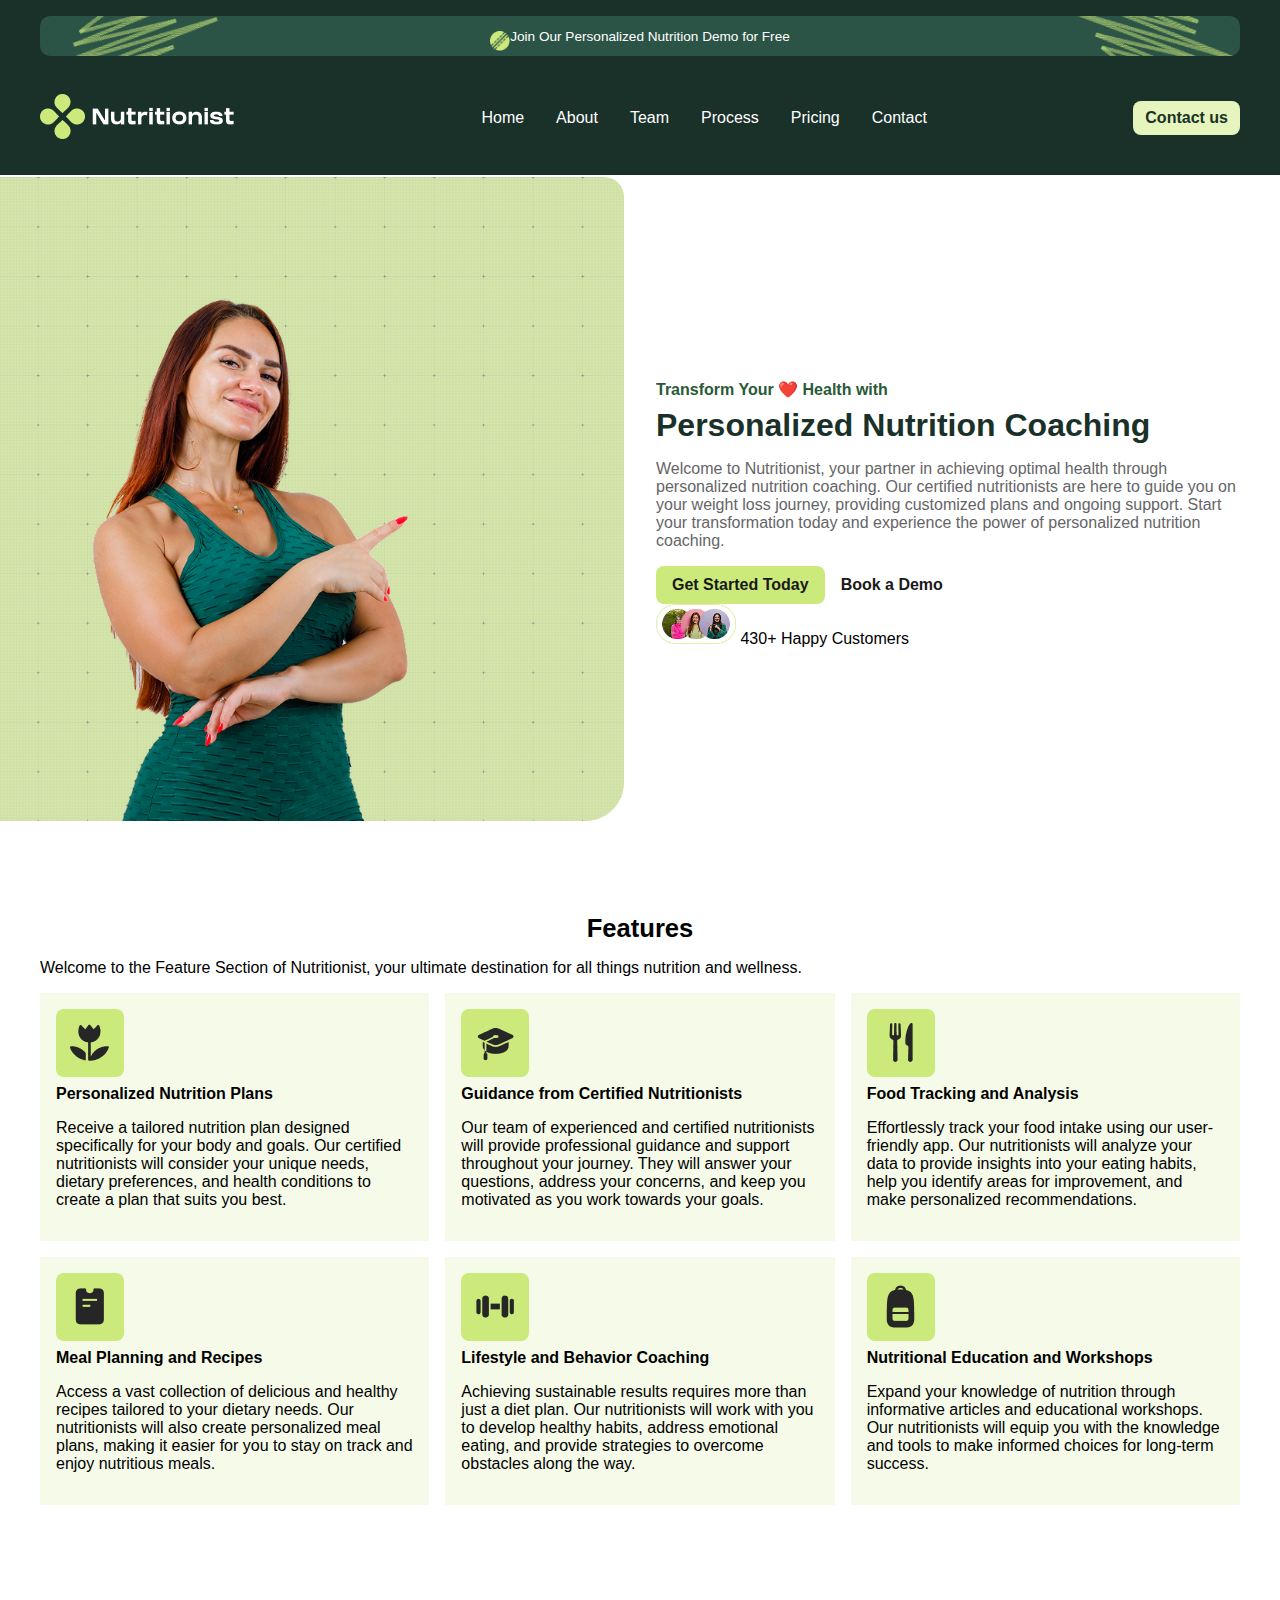
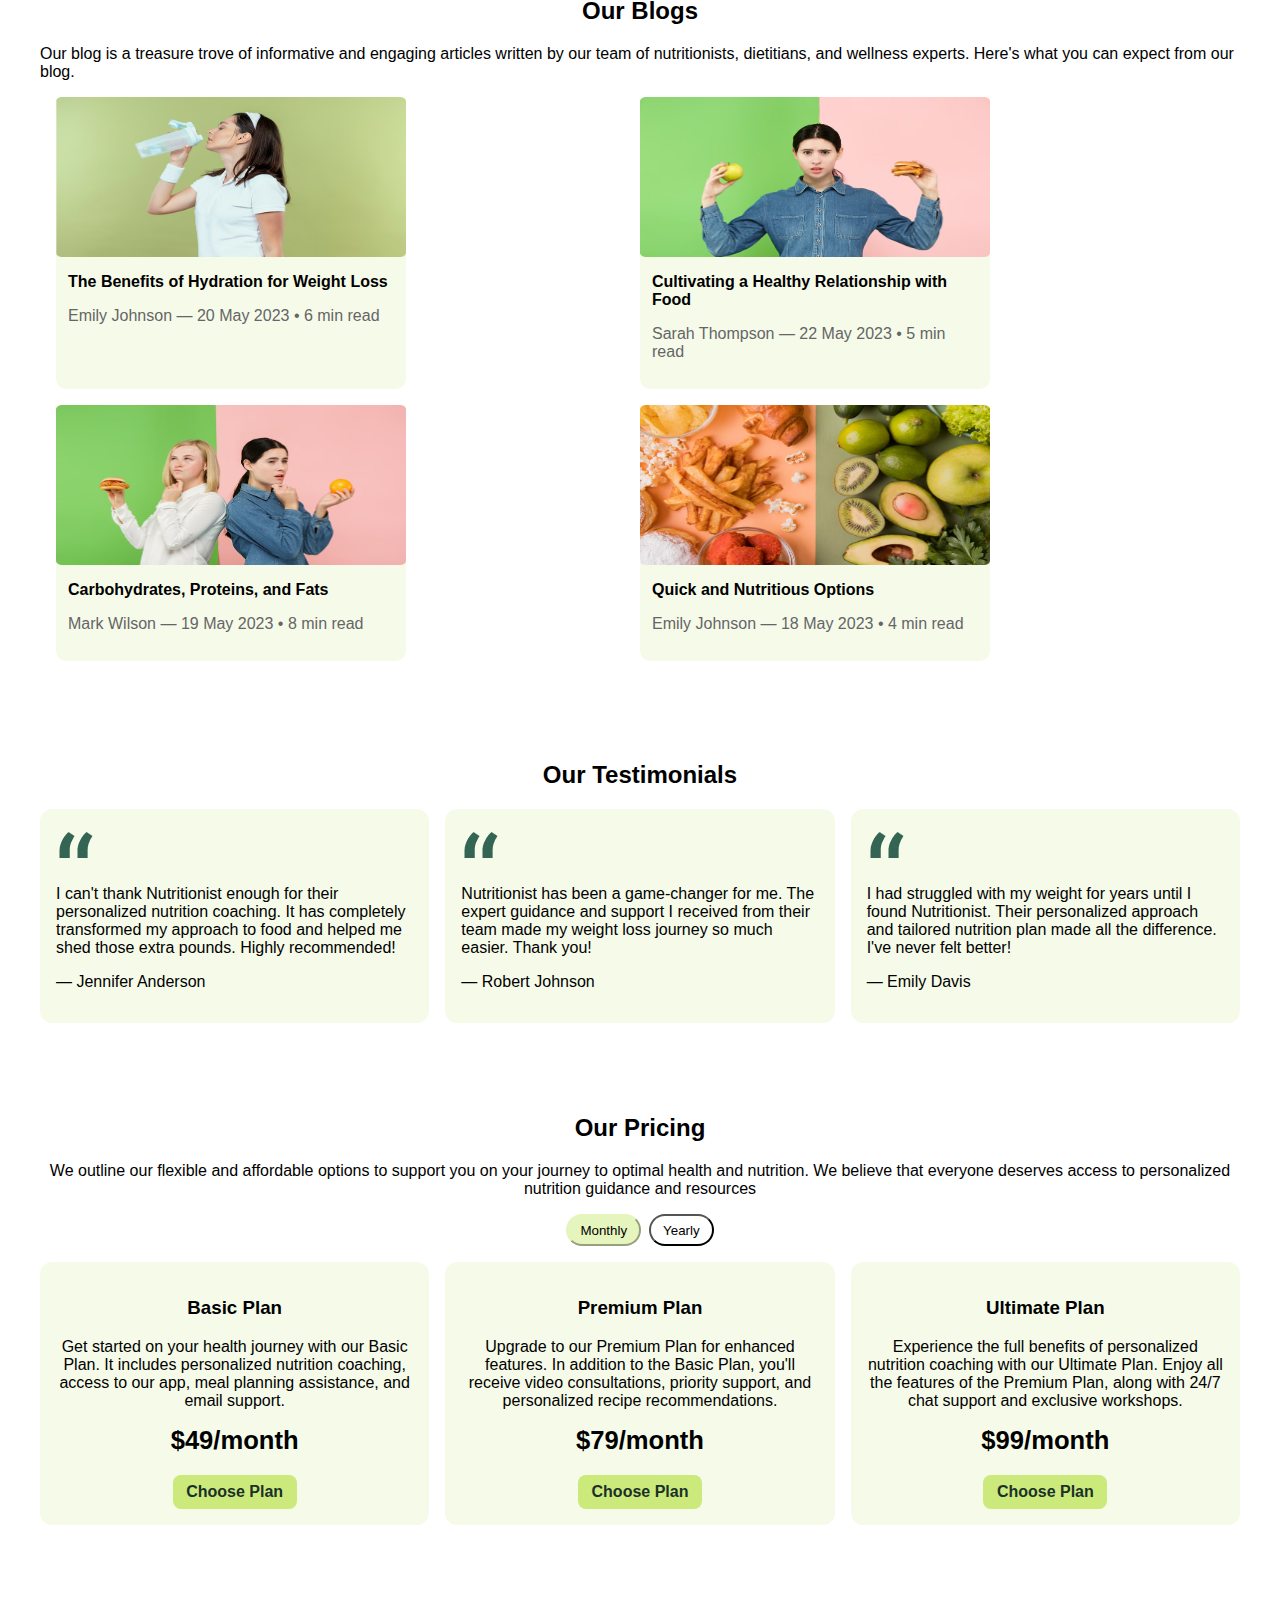
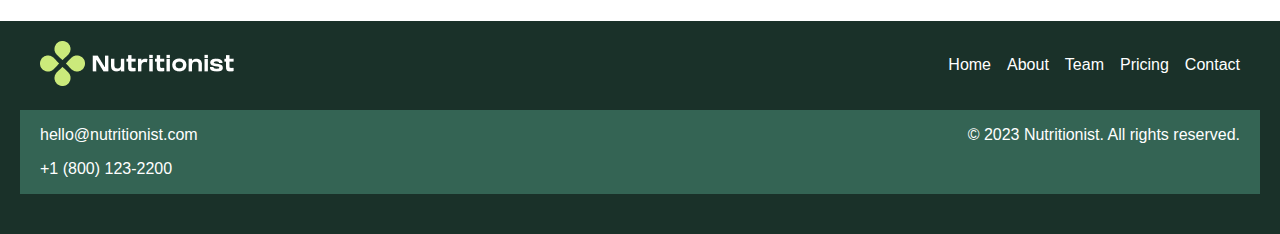
<file: index.html>
<!DOCTYPE html>
<html lang="en">

<head>
    <meta charset="UTF-8">
    <meta name="viewport" content="width=device-width, initial-scale=1.0">
    <title>Nutritionist</title>
    <link rel="stylesheet" href="css/style.css">
</head>

<body>

    <!-- Skip link for accessibility -->
    <a class="skip-link" href="#main">Skip to main content</a>


    <header class="site-header" role="banner">
        <div class="topbar">
            <div class="container topbar-inside">
                <div class="promotion">
                    <img src="homeimages/path.png" alt="image">
                    <div class="textandlogo">
                        <img class="ball" src="homeimages/Vector.png" alt="ball">
                        <p>Join Our Personalized Nutrition Demo for Free</p>
                    </div>
                    <img src="homeimages/path(2).png" alt="img">
                </div>
            </div>
        </div>

        <div class="container header-inside">

            <div class="logo" aria-hidden="true">
                <img src="homeimages/Logo.png" alt="logo">
            </div>


            <nav class="main-nav" role="navigation" aria-label="Main Navigation">
                <ul class="nav-links">
                    <li><a href="index.html">Home</a></li>
                    <li>About</li>
                    <li><a href="team.html">Team</a></li>
                    <li>Process</li>
                    <li>Pricing</li>
                    <li><a href="contact.html">Contact</a></li>
                </ul>
            </nav>

            <div class="cta">
                <a class="btn btn-cta" href="">Contact us</a>
            </div>
        </div>
    </header>


    <main id="main" role="main">


        <section class="hero">
            <div class="container hero-inner">
                <div class="hero-media">

                    <picture>
                        <source media="(max-width: 600px)" srcset="homeimages/Image(2).png">
                        <img src="homeimages/Image(2).png" alt="Smiling nutrition coach holding a clipboard" />
                    </picture>
                </div>

                <div class="hero-content">
                    <p class="eyebrow">Transform Your ❤️ Health with</p>
                    <h1>Personalized Nutrition Coaching</h1>
                    <p class="lead">
                        Welcome to Nutritionist, your partner in achieving optimal health through personalized nutrition
                        coaching. Our certified nutritionists are here to guide you on your weight loss journey,
                        providing customized plans and ongoing support. Start your transformation today and experience
                        the power of personalized nutrition coaching.
                    </p>

                    <div class="hero-actions">
                        <a class="btn btn-primary" href="#">Get Started Today</a>
                        <a class="btn btn-outline" href="#">Book a Demo</a>
                    </div>

                    <div>
                        <img src="homeimages/Container.png" alt="Happy customer avatar" width="80" height="40">
                        <span>430+ Happy Customers</span>
                    </div>
                </div>
            </div>
        </section>


        <section class="features">
            <div class="container">
                <h2>Features</h2>
                <p>Welcome to the Feature Section of Nutritionist, your ultimate destination for all things nutrition
                    and wellness.</p>

                <div class="features-grid">

                    <div class="feature-card">
                        <div class="icon" aria-hidden="true">
                            <img src="homeimages/IconContainer.png" alt="icon">
                        </div>
                        <h3>Personalized Nutrition Plans</h3>
                        <p>Receive a tailored nutrition plan designed specifically for your body and goals. Our
                            certified nutritionists will consider your unique needs, dietary preferences, and health
                            conditions to create a plan that suits you best.</p>
                    </div>

                    <div class="feature-card">
                        <div class="icon" aria-hidden="true">
                            <img src="homeimages/IconContainer(1).png" alt="icon">
                        </div>
                        <h3>Guidance from Certified Nutritionists</h3>
                        <p>Our team of experienced and certified nutritionists will provide professional guidance and
                            support throughout your journey. They will answer your questions, address your concerns, and
                            keep you motivated as you work towards your goals.</p>
                    </div>

                    <div class="feature-card">
                        <div class="icon" aria-hidden="true">
                            <img src="homeimages/IconContainer(2).png" alt="icon">
                        </div>
                        <h3>Food Tracking and Analysis</h3>
                        <p>Effortlessly track your food intake using our user-friendly app. Our nutritionists will
                            analyze your data to provide insights into your eating habits, help you identify areas for
                            improvement, and make personalized recommendations.</p>
                    </div>

                    <div class="feature-card">
                        <div class="icon" aria-hidden="true">
                            <img src="homeimages/IconContainer(3).png" alt="icon">
                        </div>
                        <h3>Meal Planning and Recipes</h3>
                        <p>Access a vast collection of delicious and healthy recipes tailored to your dietary needs. Our
                            nutritionists will also create personalized meal plans, making it easier for you to stay on
                            track and enjoy nutritious meals.</p>
                    </div>

                    <div class="feature-card">
                        <div class="icon" aria-hidden="true">
                            <img src="homeimages/IconContainer(7).png" alt="icon">
                        </div>
                        <h3>Lifestyle and Behavior Coaching</h3>
                        <p>Achieving sustainable results requires more than just a diet plan. Our nutritionists will
                            work with you to develop healthy habits, address emotional eating, and provide strategies to
                            overcome obstacles along the way.</p>
                    </div>

                    <div class="feature-card">
                        <div class="icon" aria-hidden="true">
                            <img src="homeimages/IconContainer(9).png" alt="icon">
                        </div>
                        <h3>Nutritional Education and Workshops</h3>
                        <p>Expand your knowledge of nutrition through informative articles and educational workshops.
                            Our nutritionists will equip you with the knowledge and tools to make informed choices for
                            long-term success.</p>
                    </div>
                </div>
            </div>
        </section>

        <section class="blogs">
            <div class="container">
                <h2 class="blogs-heading">Our Blogs</h2>
                <p>Our blog is a treasure trove of informative and engaging articles written by our team of
                    nutritionists, dietitians, and wellness experts. Here's what you can expect from our blog.</p>

                <div class="blog-grid">

                    <div class="blog-card">

                        <picture>
                            <source media="(max-width:600px)" srcset="homeimages/Image(1).png">
                            <img src="homeimages/Image(1).png" alt="Woman drinking water to stay hydrated">
                        </picture>

                        <div class="blog-meta">
                            <h3>The Benefits of Hydration for Weight Loss</h3>
                            <p class="byline">Emily Johnson — 20 May 2023 • 6 min read</p>
                        </div>
                    </div>

                    <div class="blog-card">

                        <picture>
                            <source media="(max-width:600px)" srcset="homeimages/Image(3).png">
                            <img src="homeimages/Image(3).png" alt="Person holding fruit in both hands">
                        </picture>

                        <div class="blog-meta">
                            <h3>Cultivating a Healthy Relationship with Food</h3>
                            <p class="byline">Sarah Thompson — 22 May 2023 • 5 min read</p>
                        </div>
                    </div>

                    <div class="blog-card">

                        <picture>
                            <source media="(max-width:600px)" srcset="homeimages/Image(4).png">
                            <img src="homeimages/Image(4).png" alt="Two women holding oranges">
                        </picture>

                        <div class="blog-meta">
                            <h3>Carbohydrates, Proteins, and Fats</h3>
                            <p class="byline">Mark Wilson — 19 May 2023 • 8 min read</p>
                        </div>
                    </div>

                    <div class="blog-card">

                        <picture>
                            <source media="(max-width:600px)" srcset="homeimages/Image(5).png">
                            <img src="homeimages/Image(5).png" alt="Healthy snacks like fruits and nuts">
                        </picture>

                        <div class="blog-meta">
                            <h3>Quick and Nutritious Options</h3>
                            <p class="byline">Emily Johnson — 18 May 2023 • 4 min read</p>
                        </div>
                    </div>
                </div>
            </div>
        </section>

        <section class="testimonials">
            <div class="container">
                <h2 class="testimonials-heading">Our Testimonials</h2>
                <div class="testimonials-grid">
                    <div class="testimonial">
                        <img src="homeimages/Icon.png" alt="icon">
                        <p>I can't thank Nutritionist enough for their personalized nutrition coaching. It has
                            completely transformed my approach to food and helped me shed those extra pounds. Highly
                            recommended!</p>
                        <p>— Jennifer Anderson</p>
                    </div>

                    <div class="testimonial">
                        <img src="homeimages/Icon.png" alt="icon">
                        <p>Nutritionist has been a game-changer for me. The expert guidance and support I received from
                            their team made my weight loss journey so much easier. Thank you!</p>
                        <p>— Robert Johnson</p>
                    </div>

                    <div class="testimonial">
                        <img src="homeimages/Icon.png" alt="icon">
                        <p>I had struggled with my weight for years until I found Nutritionist. Their personalized
                            approach and tailored nutrition plan made all the difference. I've never felt better!</p>
                        <p>— Emily Davis</p>
                    </div>
                </div>
            </div>
        </section>

        <section class="pricing">
            <div class="container">
                <h2 class="pricing-heading">Our Pricing</h2>
                <p>We outline our flexible and affordable options to support you on your journey to optimal health and
                    nutrition. We believe that everyone deserves access to personalized nutrition guidance and resources
                </p>

                <div class="pricing-toggle">
                    <button class="toggle active" aria-pressed="true">Monthly</button>
                    <button class="toggle" aria-pressed="false">Yearly</button>
                </div>

                <div class="pricing-grid">
                    <div class="plan">
                        <h3>Basic Plan</h3>

                        <p>Get started on your health journey with our Basic Plan. It includes personalized nutrition
                            coaching, access to our app, meal planning assistance, and email support.</p>
                        <p class="price">$49/month</p>
                        <a class="btn btn-choose" href="#">Choose Plan</a>
                    </div>

                    <div class="plan featured">
                        <h3>Premium Plan</h3>

                        <p>Upgrade to our Premium Plan for enhanced features. In addition to the Basic Plan, you'll
                            receive video consultations, priority support, and personalized recipe recommendations.</p>
                        <p class="price">$79/month</p>
                        <a class="btn btn-choose" href="#">Choose Plan</a>
                    </div>

                    <div class="plan">
                        <h3>Ultimate Plan</h3>

                        <p>Experience the full benefits of personalized nutrition coaching with our Ultimate Plan. Enjoy
                            all the features of the Premium Plan, along with 24/7 chat support and exclusive workshops.
                        </p>
                        <p class="price">$99/month</p>
                        <a class="btn btn-choose" href="#">Choose Plan</a>
                    </div>
                </div>
            </div>
        </section>

    </main>

    <footer class="site-footer" role="contentinfo">
        <div class="container footer-inner">
            <div class="footer-brand">
                <div class="logo" aria-hidden="true">
                    <img src="homeimages/Logo.png" alt="logo">
                </div>
            </div>

            <nav class="footer-nav" aria-label="Footer Navigation">
                <ul>
                    <li><a href="index.html">Home</a></li>
                    <li>About</li>
                    <li><a href="team.html">Team</a></li>
                    <li>Pricing</li>
                    <li><a href="contact.html">Contact</a></li>
                </ul>
            </nav>
        </div>

        <div class="footer-bottom">
            <div class="container">
                <div class="bottom-left">
                    <p>hello@nutritionist.com</p>
                    <p>+1 (800) 123-2200</p>
                </div>
                <p>© 2023 Nutritionist. All rights reserved.</p>
            </div>
        </div>
    </footer>

</body>

</html>
</file>
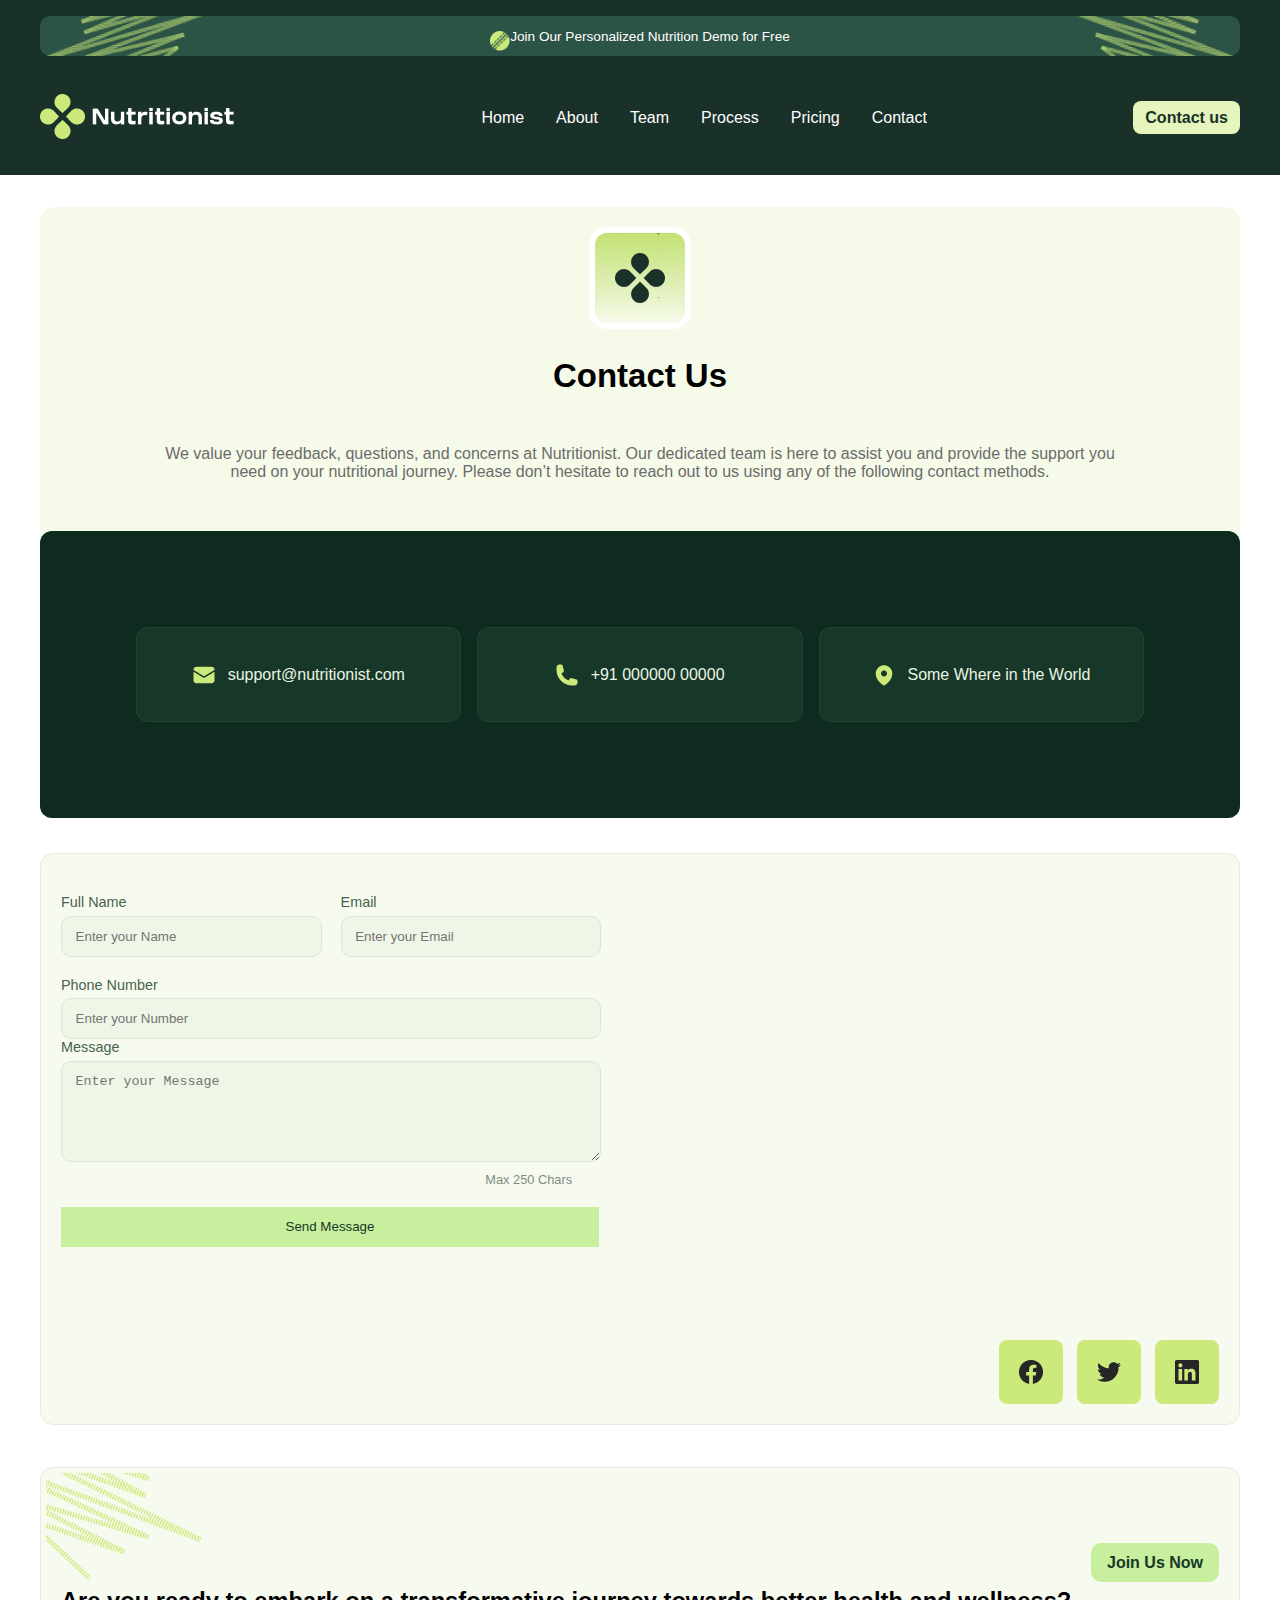
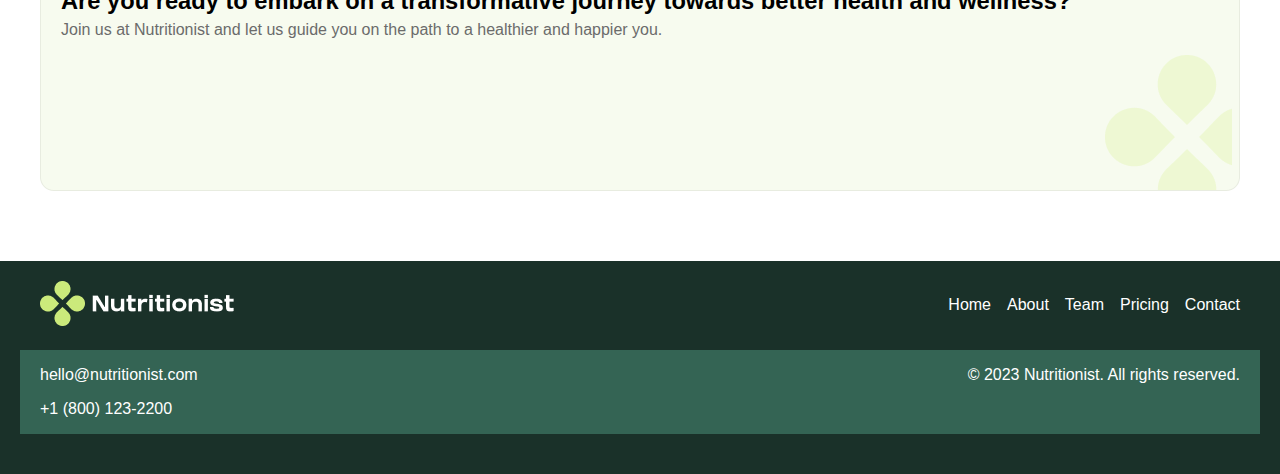
<file: contact.html>
<!DOCTYPE html>
<html lang="en">

<head>
    <meta charset="UTF-8">
    <meta name="viewport" content="width=device-width, initial-scale=1.0">
    <title>Contact</title>
    <link rel="stylesheet" href="css/contact.css">
</head>


<!-- Skip link is given below-->
<a class="skip-link" href="#main">Skip to main content</a>

<header class="site-header" role="banner">
    <div class="topbar">
        <div class="container topbar-inside">
            <div class="promotion">
                <img src="contactimages/path(5).png" alt="image">
                <div class="textandlogo">
                    <img class="ball" src="contactimages/Vector.png" alt="ball">
                    <p>Join Our Personalized Nutrition Demo for Free</p>
                </div>
                <img src="contactimages/path(6).png" alt="img">
            </div>
        </div>
    </div>

    <div class="container header-inside">

        <div class="logo" aria-hidden="true">
            <img src="contactimages/Logo.png" alt="logo">
        </div>


        <nav class="main-nav" role="navigation" aria-label="Main Navigation">
            <ul class="nav-links">
                <li><a href="index.html">Home</a></li>
                <li>About</li>
                <li><a href="team.html">Team</a></li>
                <li>Process</li>
                <li>Pricing</li>
                <li><a href="contact.html">Contact</a></li>
            </ul>
        </nav>

        <div class="cta">
            <a class="btn btn-cta" href="">Contact us</a>
        </div>
    </div>
</header>

<main id="main" role="main">

    <section class="contact" aria-labelledby="contact-title">
        <div class="container">
            <div class="introduction">
                <img src="contactimages/IconContainer(10).png" alt="hero image">
                <h1 id="contact-title">Contact Us</h1>
                <p class="intro-para">
                    We value your feedback, questions, and concerns at Nutritionist. Our dedicated team is here to
                    assist you
                    and provide the support you need on your nutritional journey. Please don’t hesitate to reach out to
                    us
                    using any of the following contact methods.
                </p>


                <div class="contact-method" role="list">
                    <div class="contact-item" role="listitem">
                        <img src="contactimages/Icon(1).png" alt="mail icon">
                        <p>support@nutritionist.com</p>
                    </div>
                    <div class="contact-item" role="listitem">
                        <img src="contactimages/Icon(2).png" alt="phone icon">
                        <p>+91 000000 00000</p>
                    </div>
                    <div class="contact-item" role="listitem">
                        <img src="contactimages/Icon(3).png" alt="location icon">
                        <p>Some Where in the World</p>
                    </div>
                </div>
            </div>
        </div>
    </section>
    <!-- below is the contact form html -->
    <section class="form-section">
        <div class="container">
            <div class="fs">
                <div class="form-area">
                    <form action="#" method="post" class="contact-form">
                        <div class="grid-2">
                            <label class="field">
                                <span class="label">Full Name</span>
                                <input type="text" name="name" placeholder="Enter your Name">
                            </label>
                            <label class="field">
                                <span class="label">Email</span>
                                <input type="email" name="email" placeholder="Enter your Email">
                            </label>
                        </div>
                        <div class="grid-3">
                            <label class="field">
                                <span class="label">Phone Number</span>
                                <input type="tel" name="phone" placeholder="Enter your Number">
                            </label>

                            <label class="field">
                                <span class="label">Message</span>
                                <textarea name="message" rows="5" maxlength="250"
                                    placeholder="Enter your Message"></textarea>
                                <span class="hint">Max 250 Chars</span>
                            </label>
                        </div>

                        <button type="submit" class="btn btn-primary">Send Message</button>
                    </form>
                </div>

                <div class="map" aria-label="Map">
                    <!-- map imported iframe from google maps -->
                    <iframe
                        src="https://www.google.com/maps/embed?pb=!1m18!1m12!1m3!1d2555.6839234198274!2d-75.75790842404932!3d45.34981427107225!2m3!1f0!2f0!3f0!3m2!1i1024!2i768!4f13.1!3m3!1m2!1s0x4cce0718cc4a6ad7%3A0xc6cc467725843e2b!2sAlgonquin%20College%20-%20Ottawa%20Campus!5e1!3m2!1sen!2sca!4v1762452085325!5m2!1sen!2sca"
                        width="600" height="450" style="border:0;" allowfullscreen="" loading="lazy"
                        referrerpolicy="no-referrer-when-downgrade"></iframe>

                    <!-- social media links -->
                    <div class="socials" aria-label="Social links">
                        <img src="contactimages/ButtonsContainer.png" alt="social media links">
                    </div>
                </div>
            </div>
        </div>
    </section>

    <section class="cta-band" aria-labelledby="cta-title">
        <div class="container">
            <div class="cta-card">
                <div class="cta-text">
                    <img src="contactimages/AbstractDesign(1).png" alt="abstract">
                    <h2 id="cta-title">Are you ready to embark on a transformative journey towards better health and
                        wellness?</h2>
                    <p>Join us at Nutritionist and let us guide you on the path to a healthier and happier you.</p>
                </div>
                <div class="cta-action">
                    <a class="btn btn-cta2" href="#">Join Us Now</a>
                </div>
                <img class="petals" src="contactimages/Petals(1).png" alt="petals image">
            </div>
        </div>
    </section>
</main>

<footer class="site-footer" role="contentinfo">
    <div class="container footer-inner">
        <div class="footer-brand">
            <div class="logo" aria-hidden="true">
                <img src="contactimages/Logo.png" alt="logo">
            </div>
        </div>

        <nav class="footer-nav" aria-label="Footer Navigation">
            <ul>
                <li><a href="index.html">Home</a></li>
                <li>About</li>
                <li><a href="team.html">Team</a></li>
                <li>Pricing</li>
                <li><a href="contact.html">Contact</a></li>
            </ul>
        </nav>
    </div>

    <div class="footer-bottom">
        <div class="container">
            <div class="bottom-left">
                <p>hello@nutritionist.com</p>
                <p>+1 (800) 123-2200</p>
            </div>
            <p>© 2023 Nutritionist. All rights reserved.</p>
        </div>
    </div>
</footer>
</body>

</html>
</file>
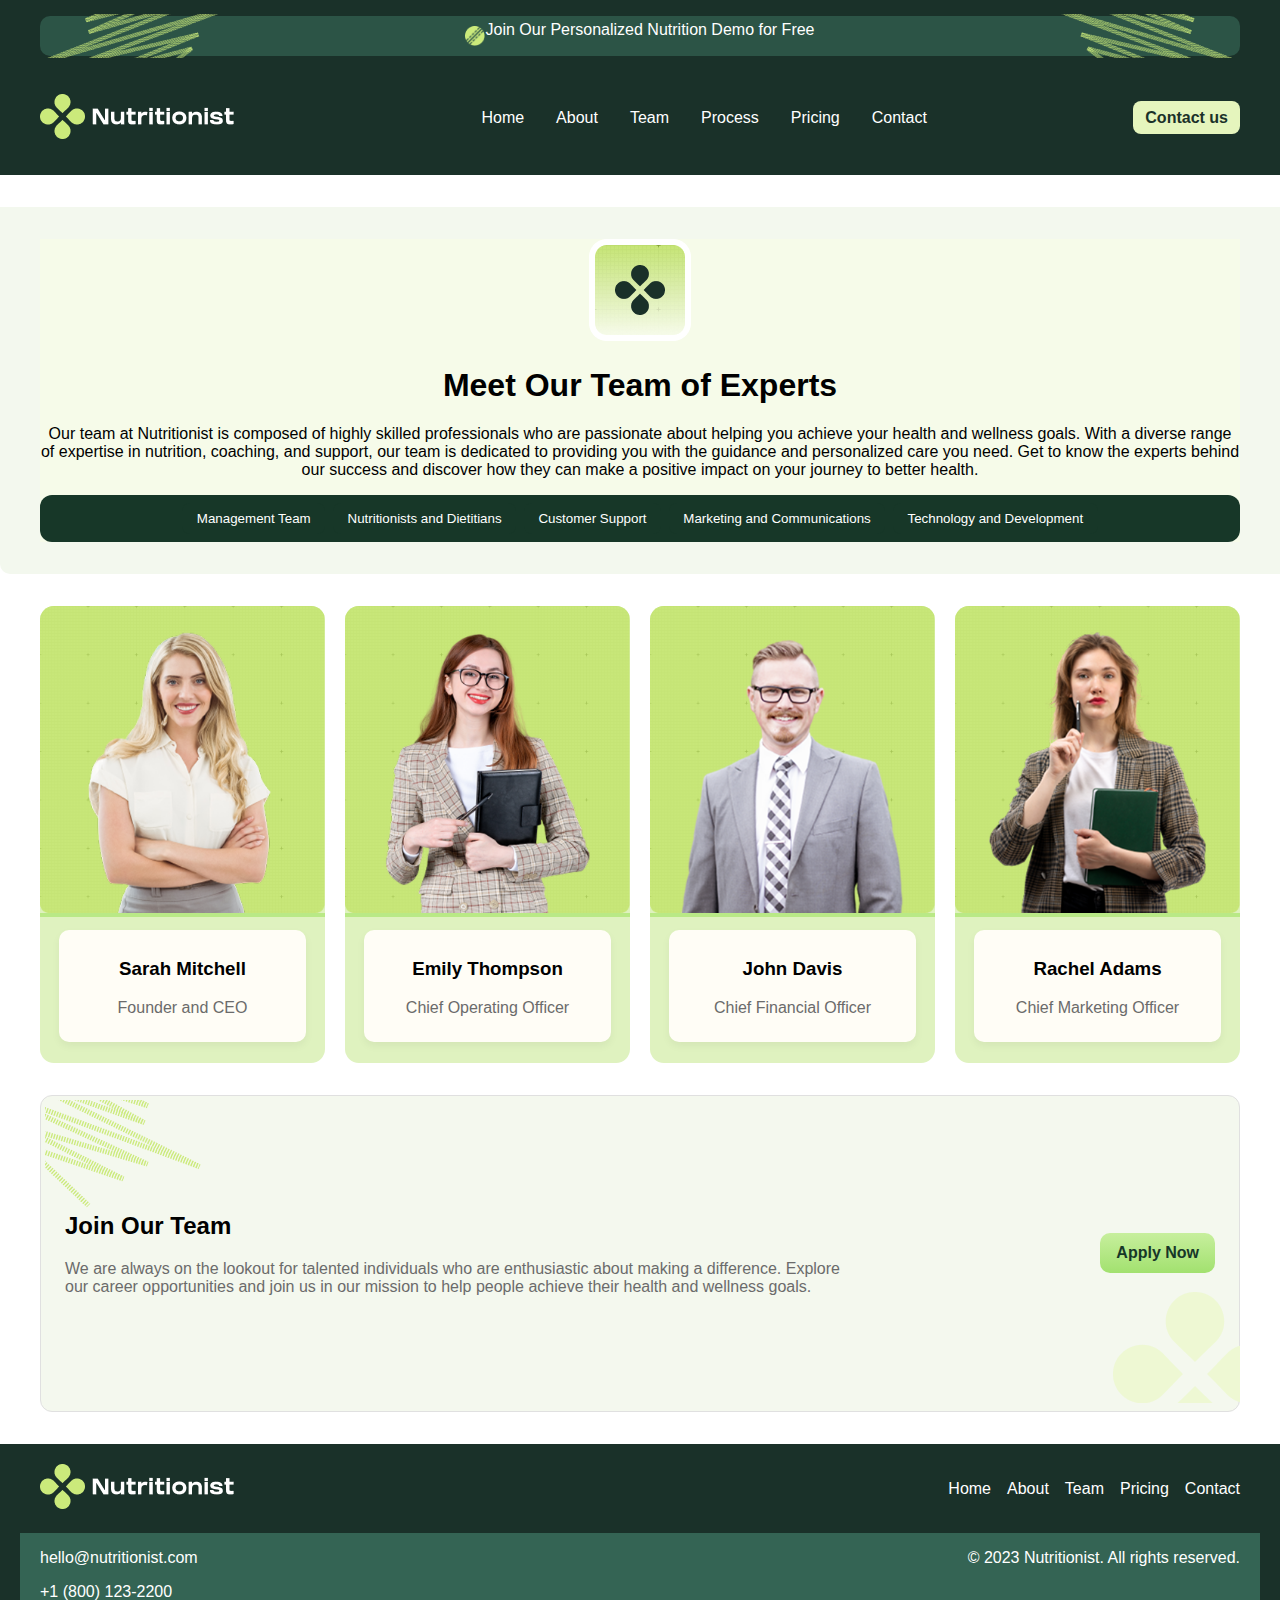
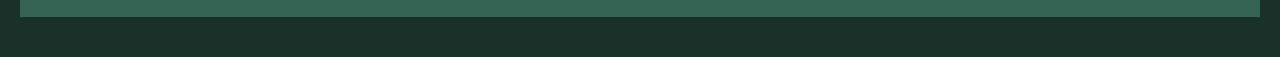
<file: team.html>
<!DOCTYPE html>
<html lang="en">

<head>
    <meta charset="UTF-8">
    <meta name="viewport" content="width=device-width, initial-scale=1.0">
    <title>Team Members</title>
    <link rel="stylesheet" href="css/team.css">
</head>

<body>
    <!-- Skip link -->
    <a class="skip-link" href="#main">Skip to main content</a>

    <header class="site-header" role="banner">
        <div class="topbar">
            <div class="container topbar-inside">
                <div class="promotion">
                    <img src="teamimages/path(3).png" alt="image">
                    <div class="textandlogo">
                        <img class="ball" src="teamimages/Vector.png" alt="ball">
                        <p>Join Our Personalized Nutrition Demo for Free</p>
                    </div>
                    <img src="teamimages/path(4).png" alt="img">
                </div>
            </div>
        </div>

        <div class="container header-inside">

            <div class="logo" aria-hidden="true">
                <img src="teamimages/Logo.png" alt="logo">
            </div>


            <nav class="main-nav" role="navigation" aria-label="Main Navigation">
                <ul class="nav-links">
                    <li><a href="index.html">Home</a></li>
                    <li>About</li>
                    <li><a href="team.html">Team</a></li>
                    <li>Process</li>
                    <li>Pricing</li>
                    <li><a href="contact.html">Contact</a></li>
                </ul>
            </nav>

            <div class="cta">
                <a class="btn btn-cta" href="">Contact us</a>
            </div>
        </div>
    </header>

    <main id="main" role="main">

        <section class="introduction">
            <div class="container">
                <div class="intro-card">
                    <div class="intro-badge" aria-hidden="true">
                        <img src="teamimages/Container(2).png" alt="">
                    </div>
                    <h1>Meet Our Team of Experts</h1>
                    <p class="intro-para">
                        Our team at Nutritionist is composed of highly skilled professionals who are passionate about
                        helping you achieve your health and wellness goals. With a diverse range of expertise in
                        nutrition, coaching, and support, our team is dedicated to providing you with the guidance and
                        personalized care you need. Get to know the experts behind our success and discover how they can
                        make a positive impact on your journey to better health.
                    </p>

                    <div class="tabs" role="tablist" aria-label="Team categories">
                        <button class="tab" role="tab" aria-selected="true">Management Team</button>
                        <button class="tab" role="tab" aria-selected="false">Nutritionists and Dietitians</button>
                        <button class="tab" role="tab" aria-selected="false">Customer Support</button>
                        <button class="tab" role="tab" aria-selected="false">Marketing and Communications</button>
                        <button class="tab" role="tab" aria-selected="false">Technology and Development</button>
                    </div>
                </div>
            </div>
        </section>


        <section class="team-section">
            <div class="container cards">
                <!-- below is the schema link -->
                <article class="member-card" itemscope itemtype="https://schema.org/Person">
                    <a href="#" class="member-photo" aria-label="Sarah Mitchell">
                        <picture>
                            <source media="(max-width: 600px)" srcset="teamimages/Image(13).png">
                            <img src="teamimages/Image(13).png" alt="Portrait of Sarah Mitchell" itemprop="image">
                        </picture>
                    </a>
                    <div class="member-details">
                        <h3 itemprop="name">Sarah Mitchell</h3>
                        <p class="role" itemprop="jobTitle">Founder and CEO</p>
                    </div>
                </article>


                <article class="member-card" itemscope itemtype="https://schema.org/Person">
                    <a href="#" class="member-photo" aria-label="Emily Thompson">
                        <picture>
                            <source media="(max-width: 600px)" srcset="teamimages/Image(14).png">
                            <img src="teamimages/Image(14).png" alt="Portrait of Emily Thompson" itemprop="image">
                        </picture>
                    </a>
                    <div class="member-details">
                        <h3 itemprop="name">Emily Thompson</h3>
                        <p class="role" itemprop="jobTitle">Chief Operating Officer</p>
                    </div>
                </article>

                <article class="member-card" itemscope itemtype="https://schema.org/Person">
                    <a href="#" class="member-photo" aria-label="John Davis">
                        <picture>
                            <source media="(max-width: 600px)" srcset="teamimages/Image(15).png">
                            <img src="teamimages/Image(15).png" alt="Portrait of John Davis" itemprop="image">
                        </picture>
                    </a>
                    <div class="member-details">
                        <h3 itemprop="name">John Davis</h3>
                        <p class="role" itemprop="jobTitle">Chief Financial Officer</p>
                    </div>
                </article>

                <article class="member-card" itemscope itemtype="https://schema.org/Person">
                    <a href="#" class="member-photo" aria-label="Rachel Adams">
                        <picture>
                            <source media="(max-width: 600px)" srcset="teamimages/Image(16).png">
                            <img src="teamimages/Image(16).png" alt="Portrait of Rachel Adams" itemprop="image">
                        </picture>
                    </a>
                    <div class="member-details">
                        <h3 itemprop="name">Rachel Adams</h3>
                        <p class="role" itemprop="jobTitle">Chief Marketing Officer</p>
                    </div>
                </article>
            </div>
        </section>


        <section class="join-us" aria-labelledby="join-title">
            <div class="container">
                <div class="join-card">
                    <div class="join-copy">
                        <img src="teamimages/AbstractDesign.png" alt="abstract">
                        <h2 id="join-title">Join Our Team</h2>

                        <p>
                            We are always on the lookout for talented individuals who are enthusiastic about making a
                            difference.
                            Explore our career opportunities and join us in our mission to help people achieve their
                            health and wellness goals.
                        </p>
                        <img class="petals" src="teamimages/Petals.png" alt="petals image">
                    </div>
                    <div class="join-action">
                        <a class="btn join-btn" href="#">Apply Now</a>
                    </div>
                </div>
            </div>
        </section>
    </main>

    <footer class="site-footer" role="contentinfo">
        <div class="container footer-inner">
            <div class="footer-brand">
                <div class="logo" aria-hidden="true">
                    <img src="teamimages/Logo.png" alt="logo">
                </div>
            </div>

            <nav class="footer-nav" aria-label="Footer Navigation">
                <ul>
                    <li><a href="index.html">Home</a></li>
                    <li>About</li>
                    <li><a href="team.html">Team</a></li>
                    <li>Pricing</li>
                    <li><a href="contact.html">Contact</a></li>
                </ul>
            </nav>
        </div>

        <div class="footer-bottom">
            <div class="container">
                <div class="bottom-left">
                    <p>hello@nutritionist.com</p>
                    <p>+1 (800) 123-2200</p>
                </div>
                <p>© 2023 Nutritionist. All rights reserved.</p>
            </div>
        </div>
    </footer>
</body>

</html>
</file>
<file: css/style.css>
body {
    margin: 0;
    font-family: Arial, Helvetica, sans-serif;
}

.container {
    max-width: 1200px;
    margin: 0 auto;
    padding: 0 1rem;
}

/* Skip link (hidden but visible on focus) */
.skip-link {
    position: absolute;
    top: -999px;
    background: #000;
    color: #fff;

}

.skip-link:focus {
    left: 1rem;
    top: 1rem;
}

.site-header {
    background-color: #1A3129;
}

.promotion {
    background-color: #2C5446;
    width: 100%;
    text-align: center;
    color: #fff;
    border-radius: 10px;
    height: 40px;
    margin-top: 10px;
    display: flex;
    justify-content: space-between;
}

.ball {
    margin-top: 15px;
    height: 20px;
    width: 20px;
}

.topbar-inside {
    display: flex;
    justify-content: space-between;
    align-items: center;
    padding: .35rem 0;
}

.topbar .promotion {
    font-size: .85rem;
}

.top-links a {
    color: #fff;
    margin-left: 1rem;
    text-decoration: none;
}

.header-inside {
    display: flex;
    align-items: center;
    justify-content: space-between;
    padding: 1rem 0;
}

.textandlogo {
    display: flex;
}

.brand-name {
    font-weight: 700;
    color: #fff;
    text-decoration: none;
    color: #1A3129;
}


.main-nav ul {
    list-style: none;
    display: flex;


}

.nav-links li {
    color: #fff;
    margin: 1rem;

}


.cta .btn-cta {
    background-color: #E5F5BD;
    padding: .5rem .75rem;
    border-radius: 8px;
    text-decoration: none;
    color: #1A3129;
    font-weight: 600;
    border: none;
}


.hero {

    padding: 2rem 0;
}

.hero-inner {
    display: grid;
    grid-template-columns: 1fr 1fr;
    gap: 2rem;
    align-items: center;
}


.hero-media {
    margin-left: -150px;
    margin-top: -30px;
    animation-name: fade;
    animation-duration: 3s;
    animation-iteration-count: 1;
}

@keyframes fade {
    0% {
        opacity: 0%;
    }

    100% {
        opacity: 100%;
    }
}

.hero-media img {
    width: 100%;
    height: auto;
    display: block;
    border-radius: 20px;
    background: #fff;
}

.eyebrow {
    color: #2a5a36;
    margin: 0;
    font-weight: 600;
}

.hero-content h1 {
    font-size: 2rem;
    margin: .5rem 0;
    color: #1A3129;
}

.lead {
    color: #656567;
}

.hero-actions {
    margin-top: 1rem;
    display: flex;

}

.btn {
    display: inline-block;
    padding: .6rem 1rem;
    border-radius: 8px;
    text-decoration: none;
    font-weight: 600;
    text-align: center;
}

.btn-primary {
    background-color: #CBEA7B;
    color: #191919;
    transition: transform 1s linear;
}

.btn-primary:hover {
    transform: scale(1.5);
}

.btn-outline {
    color: #191919;
}

.happy-customers {
    margin-top: 1rem;
    display: flex;
    align-items: center;
    gap: .5rem;
    color: #656567;
}



.features {
    padding: 2.5rem 0;
}

.features h2 {
    text-align: center;
    margin-bottom: .25rem;
    font-size: 1.6rem;
}

.section-intro {
    text-align: center;
    color: #656567;
    margin: 0 0 1.25rem 0;
}

.features-grid {
    display: grid;
    grid-template-columns: repeat(3, 1fr);
    gap: 1rem;
    margin-top: 1rem;
}

.feature-card {
    background-color: #F6FBE9;
    padding: 1rem;
}

.feature-card .icon {
    width: 68px;
    height: 68px;

}

.feature-card h3 {
    margin: .5rem 0;
    font-size: 1rem;
}


.blogs {
    padding: 2rem 0;
}

.blogs-heading {
    text-align: center;
}

.blog-grid {
    display: grid;
    grid-template-columns: repeat(2, 1fr);
    margin-top: 1rem;

    padding-left: 1rem;
    padding-right: 1rem;

}

.blog-card {
    background-color: #F6FBE9;
    border-radius: 10px;
    margin-bottom: 1rem;
    width: 60%;
}

.blog-card img {
    width: 100%;
    height: 160px;
}

.blog-meta {
    padding: .75rem;
}

.blog-meta h3 {
    margin: 0 0 .35rem 0;
    font-size: 1rem;
}

.byline {
    color: #656567;
}



.testimonials {
    padding: 2rem 0;
}

.testimonials-heading {
    text-align: center;
}

.testimonials-grid {
    display: grid;
    grid-template-columns: repeat(3, 1fr);
    gap: 1rem;
}

.testimonial {
    background-color: #F6FBE9;
    border-radius: 12px;
    padding: 1rem;
}


.pricing {
    padding: 2.5rem 0 4rem 0;
}

.pricing-heading {
    text-align: center;
}

.pricing .container {
    text-align: center;
}

.pricing-toggle {
    display: flex;
    justify-content: center;
    gap: .5rem;
    margin-bottom: 1rem;
}

.pricing-toggle .toggle {
    padding: .4rem .75rem;
    border-radius: 999px;

    background: transparent;
    cursor: pointer;
}

.pricing-toggle .toggle.active {
    background-color: #E5F5BD;
    border-color: #E5F5BD;
}


.pricing-grid {
    display: grid;
    grid-template-columns: repeat(3, 1fr);
    gap: 1rem;
    margin-top: 1rem;


}


.plan {
    background-color: #F6FBE9;
    border-radius: 12px;
    padding: 1rem;

    text-align: center;
}

.price {
    font-size: 1.6rem;
    font-weight: 700;
    margin: .5rem 0;
}

.btn-choose {
    margin-top: .75rem;
    display: inline-block;
    padding: .5rem .85rem;
    border-radius: 8px;
    text-decoration: none;
    background-color: #CBEA7B;
    color: #1A3129;
}



.site-footer {
    background-color: #1A3129;
    color: #fff;
    padding: 1.25rem 0;
    margin-top: 2rem;
}

.footer-inner {
    display: flex;
    align-items: center;
    justify-content: space-between;
    gap: 1rem;
}

.footer-nav ul {
    list-style: none;
    display: flex;
    gap: 1rem;
    margin: 0;
    padding: 0;
    text-decoration: none;
}

.footer-nav a {
    text-decoration: none;
    color: white
}

.footer-bottom {
    margin: 20px;
    background-color: #346454;
    color: white
}

.footer-bottom .container {
    display: flex;
    justify-content: space-between;
}

.main-nav .nav-links a {
    color: #fff;
    text-decoration: none;
}

/* screen size below 900 px will be affected by the following code */
@media (max-width: 900px) {
    .hero-inner {
        grid-template-columns: 1fr;
    }

    .features-grid {
        grid-template-columns: 1fr;
    }

    .blog-grid {
        grid-template-columns: 1fr;
    }

    .testimonials-grid {
        grid-template-columns: 1fr;
    }

    .pricing-grid {
        grid-template-columns: 1fr;
    }

    .footer-inner {
        flex-direction: column;
        align-items: flex-start;
    }

    .main-nav {
        display: none;
    }

    .logo {
        width: 40px;
        height: 40px;
    }
}
</file>
<file: css/contact.css>
body {
    margin: 0;
    font-family: Arial, Helvetica, sans-serif;
}

.container {
    max-width: 1200px;
    margin: 0 auto;
    padding: 0 1rem;
}

/* Skip link (hidden but visible on focus) */
.skip-link {
    position: absolute;
    top: -999px;
    background: #000;
    color: #fff;

}

.skip-link:focus {
    left: 1rem;
    top: 1rem;
}

.site-header {
    background-color: #1A3129;
}

.promotion {
    background-color: #2C5446;
    width: 100%;
    text-align: center;
    color: #fff;
    border-radius: 10px;
    height: 40px;
    margin-top: 10px;
    display: flex;
    justify-content: space-between;
}

.ball {
    margin-top: 15px;
    height: 20px;
    width: 20px;
}

.topbar-inside {
    display: flex;
    justify-content: space-between;
    align-items: center;
    padding: .35rem 0;
}

.topbar .promotion {
    font-size: .85rem;
}

.top-links a {
    color: #fff;
    margin-left: 1rem;
    text-decoration: none;
}

.header-inside {
    display: flex;
    align-items: center;
    justify-content: space-between;
    padding: 1rem 0;
}

.textandlogo {
    display: flex;
}

.brand-name {
    font-weight: 700;
    color: #fff;
    text-decoration: none;
    color: #1A3129;
}


.main-nav ul {
    list-style: none;
    display: flex;


}

.main-nav a {
    text-decoration: none;
}

.nav-links li {
    color: #fff;
    margin: 1rem;
}

.cta .btn-cta {
    background-color: #E5F5BD;
    padding: .5rem .75rem;
    border-radius: 8px;
    text-decoration: none;
    color: #1A3129;
    font-weight: 600;
    border: none;
}

.contact {
    padding: 2rem 0 1rem 0;
}

.introduction {
    background-color: #F6FBE9;

    border-radius: 15px;

    text-align: center;
}

.introduction img {
    margin-top: 20px;
    margin-bottom: 20px;
}

.intro-badge {
    width: 62px;
    height: 62px;
    border-radius: 16px;
    margin: -40px auto 12px auto;
    background: linear-gradient(180deg, #c6ef9b, #9fe06b);
    display: flex;
    align-items: center;
    justify-content: center;
    font-weight: 700;
    color: #143624;
}

.contact h1 {
    text-align: center;
    font-size: clamp(1.6rem, 1.1rem + 1.2vw, 2.2rem);
    margin: .25rem 0 .4rem 0;
}

.intro-para {
    text-align: center;
    color: #6b6b6b;
    max-width: 960px;
    margin: auto;
    margin-top: 50px;
    margin-bottom: 50px;
}

.contact-method {
    margin-top: 1rem;
    background: #0f2a1f;
    padding: 6rem;
    border-radius: 12px;
    display: grid;
    grid-template-columns: repeat(3, 1fr);
    gap: 1rem;
}

.contact-item {
    background: #173728;
    border: 1px solid rgba(255, 255, 255, .06);
    color: #eaf5e4;
    padding: .9rem 1rem;
    border-radius: 12px;
    display: flex;
    align-items: center;
    gap: .7rem;
    justify-content: center;
}

.contact-item .ico {
    background: rgba(255, 255, 255, .08);
    width: 34px;
    height: 34px;
    border-radius: 8px;
    display: flex;
    align-items: center;
    justify-content: center;
}

/* below is the contact form css */
.form-section {
    padding: 1.2rem 0 2.6rem 0;
}

.fs {
    background: #f7fbef;
    border: 1px solid rgba(0, 0, 0, .06);
    border-radius: 14px;
    padding: 1.25rem;
    display: grid;
    grid-template-columns: 1.2fr .8fr;
    gap: 1.25rem;
}

/* grid-2 is the name and email section */
.contact-form .grid-2 {
    margin-top: 20px;
    margin-bottom: 20px;
    display: grid;
    grid-template-columns: 1fr 1fr;
    gap: 3rem;
    width: 95%;
}

/* grid-3 is the phone number and message section */
.contact-form .grid-3 {

    margin-top: 20px;
    margin-bottom: 20px;
    width: 95%;
}

.field {
    display: block;
}

.label {
    display: block;
    font-size: .9rem;
    color: #47624f;
    margin-bottom: .35rem;
}

input[type="text"],
input[type="email"],
input[type="tel"],
textarea {
    width: 100%;
    border: 1px solid #dae7d4;
    background: #eef6e7;
    color: #173728;
    border-radius: 10px;
    padding: .75rem .85rem;
    outline: none;
}

textarea {
    resize: vertical;
}

.hint {
    display: block;
    text-align: right;
    color: #7f8b83;
    font-size: .8rem;
    margin-top: .35rem;
}

.btn-primary {
    width: 100%;
    height: 40px;
    background: #c7ef9d;
    color: #173728;
    border: none;
}


.socials {
    display: flex;
    gap: .5rem;
    margin-top: .75rem;
    justify-content: flex-end;
}

.soc {
    display: inline-flex;
    align-items: center;
    justify-content: center;
    width: 38px;
    height: 38px;
    border-radius: 10px;
    background: #c7ef9d;
    color: #173728;
    text-decoration: none;
    font-weight: 800;
}

.cta-band {
    padding: 0 0 2.4rem 0;
}

.cta-card {
    background: #f7fbef;
    border: 1px solid rgba(0, 0, 0, .06);
    border-radius: 14px;
    padding: 1.25rem;
    display: grid;
    grid-template-columns: 1fr auto;
    gap: 1rem;
    align-items: center;
    position: relative;
}

.cta-text h2 {
    margin: .2rem 0 .35rem 0;
    font-size: clamp(1.2rem, 1rem + .6vw, 1.6rem);
}

.cta-text p {
    margin: 0;
    color: #6b6b6b;
}

.btn-cta2 {
    background: #c7ef9d;
    color: #173728;
    border-radius: 10px;
    padding: .7rem 1rem;
    text-decoration: none;
    font-weight: 700;
}

.site-footer {
    background-color: #1A3129;
    color: #fff;
    padding: 1.25rem 0;
    margin-top: 2rem;
}

.footer-inner {
    display: flex;
    align-items: center;
    justify-content: space-between;
    gap: 1rem;
}

.cta-text img {
    margin-left: -15px;
    margin-top: -15px;
}

.petals {
    margin-left: 103%;
    margin-bottom: -20px;
}

.footer-nav ul {
    list-style: none;
    display: flex;
    gap: 1rem;
    margin: 0;
    padding: 0;
    text-decoration: none;
}

.footer-nav a {
    text-decoration: none;
    color: white
}

.footer-bottom {
    margin: 20px;
    background-color: #346454;
    color: white
}

.footer-bottom .container {
    display: flex;
    justify-content: space-between;
}

.main-nav .nav-links a {
    color: #fff;
}

@media (max-width: 1000px) {
    .panel {
        grid-template-columns: 1fr;
    }

    .socials {
        justify-content: flex-start;
    }
}

@media (max-width: 860px) {
    .contact-strip {
        grid-template-columns: 1fr;
    }
}

@media (max-width: 720px) {
    .contact-form .grid-2 {
        grid-template-columns: 1fr;
    }

    .main-nav {
        display: none;
    }


    .footer-top {
        flex-direction: column;
        align-items: flex-start;
    }

    .strip {
        grid-template-columns: 1fr;
    }
}
</file>
<file: css/team.css>
body {
    font-family: Arial, Helvetica, sans-serif;
    margin: 0;
}

.container {
    max-width: 1200px;
    margin: 0 auto;
}

.skip-link {
    position: absolute;
    top: -999px;
    background: #000;
    color: #fff;

}

/* appears only when pressing tab */
.skip-link:focus {
    left: 1rem;
    top: 1rem;
}

.site-header {
    background-color: #1A3129;
}

.textandlogo {
    display: flex;
}

.promotion {
    background-color: #2C5446;
    width: 100%;
    text-align: center;
    color: #fff;
    border-radius: 10px;
    height: 40px;
    margin-top: 10px;
    display: flex;
    justify-content: space-between;
    align-items: center;
}

.textandlogo p {
    margin-top: 5px;
}

.ball {
    margin-top: 10px;
    height: 20px;
    width: 20px;
}

.topbar-inside {
    display: flex;
    justify-content: space-between;
    align-items: center;
    padding: .35rem 0;
}


.top-links a {
    color: #fff;
    margin-left: 1rem;
    text-decoration: none;
}

.header-inside {
    display: flex;
    align-items: center;
    justify-content: space-between;
    padding: 1rem 0;
}


.brand-name {
    font-weight: 700;
    color: #fff;
    text-decoration: none;
    color: #1A3129;
}


.main-nav ul {
    list-style: none;
    display: flex;

}

.nav-links li {
    color: #fff;
    margin: 1rem;
}

.cta .btn-cta {
    background-color: #E5F5BD;
    padding: .5rem .75rem;
    border-radius: 8px;
    text-decoration: none;
    color: #1A3129;
    font-weight: 600;
    border: none;
}



.introduction {
    background-color: #f3f8ee;
    border-bottom-left-radius: 10px;
    border-bottom-right-radius: 10px;
    border-top-left-radius: 0px;
    border-bottom-right-radius: 0px;
    padding: 2rem 1rem;
    margin: 2rem auto;
    text-align: center;
}

.intro-card {
    background-color: #F6FBE9;
}

.team-intro h1 {
    font-size: 2rem;
    margin-bottom: 0.5rem;
}

.team-intro p {
    color: #6b6b6b;
    max-width: 900px;
    margin: 0 auto 1.5rem auto;
}


.tabs {
    background: #173728;
    border-radius: 12px;
    padding: 0.5rem;
    display: flex;
    flex-wrap: wrap;
    justify-content: center;
    gap: 0.5rem;
}

.tab {
    background: #173728;
    color: white;
    border: none;
    border-radius: 8px;
    padding: 0.5rem 0.9rem;

}

.tab.active {
    background: #b9e986;
    color: #173728;
    font-weight: 700;
}

.team-section {
    margin: 2rem auto;
}

.team-section .cards {
    display: grid;
    grid-template-columns: repeat(4, 1fr);
    gap: 1.25rem;
}

.member-card {
    background: #dff2bf;
    border-radius: 14px;
    overflow: hidden;
    text-align: center;
    padding-bottom: 0.5rem;
}

.member-card img {
    width: 100%;
    display: block;
    border-bottom: 4px solid #b9e986;
}

.member-details {
    background: #fffdf6;
    margin: 0.8rem auto;
    border-radius: 10px;
    padding: 0.6rem;
    width: 80%;
    box-shadow: 0 4px 8px rgba(0, 0, 0, 0.05);

}



.member-details p {
    color: #6b6b6b;

}


.join-card {
    background: #f4f8ee;
    border-radius: 12px;
    border: 1px solid #e0e0e0;
    padding: 1.5rem;
    display: flex;
    justify-content: space-between;
    align-items: center;
    margin: 2rem 0;
}

.join-copy img {
    margin: -20px;
}

.join-copy .petals {
    margin-left: 131%;
}

.join-card p {
    color: #6b6b6b;
    max-width: 800px;
}

.join-btn {
    background: linear-gradient(180deg, #c7ef9d, #a2e16f);
    color: #173728;
    text-decoration: none;
    padding: 0.7rem 1rem;
    border-radius: 10px;
    font-weight: 700;
}


.site-footer {
    background-color: #1A3129;
    color: #fff;
    padding: 1.25rem 0;
    margin-top: 2rem;
}

.footer-inner {
    display: flex;
    align-items: center;
    justify-content: space-between;
    gap: 1rem;
}

.footer-nav ul {
    list-style: none;
    display: flex;
    gap: 1rem;
    margin: 0;
    padding: 0;
    text-decoration: none;
}

.footer-nav a {
    text-decoration: none;
    color: white
}

.footer-bottom {
    margin: 20px;
    background-color: #346454;
    color: white
}

.footer-bottom .container {
    display: flex;
    justify-content: space-between;
}

.main-nav .nav-links a {
    color: #fff;
    text-decoration: none;
}

/* Responsiveness for different screen sizes */
@media (max-width: 900px) {
    .team-grid .cards {
        grid-template-columns: repeat(2, 1fr);
    }

    .join-card {
        flex-direction: column;
        text-align: center;
        gap: 1rem;
    }
}
</file>
